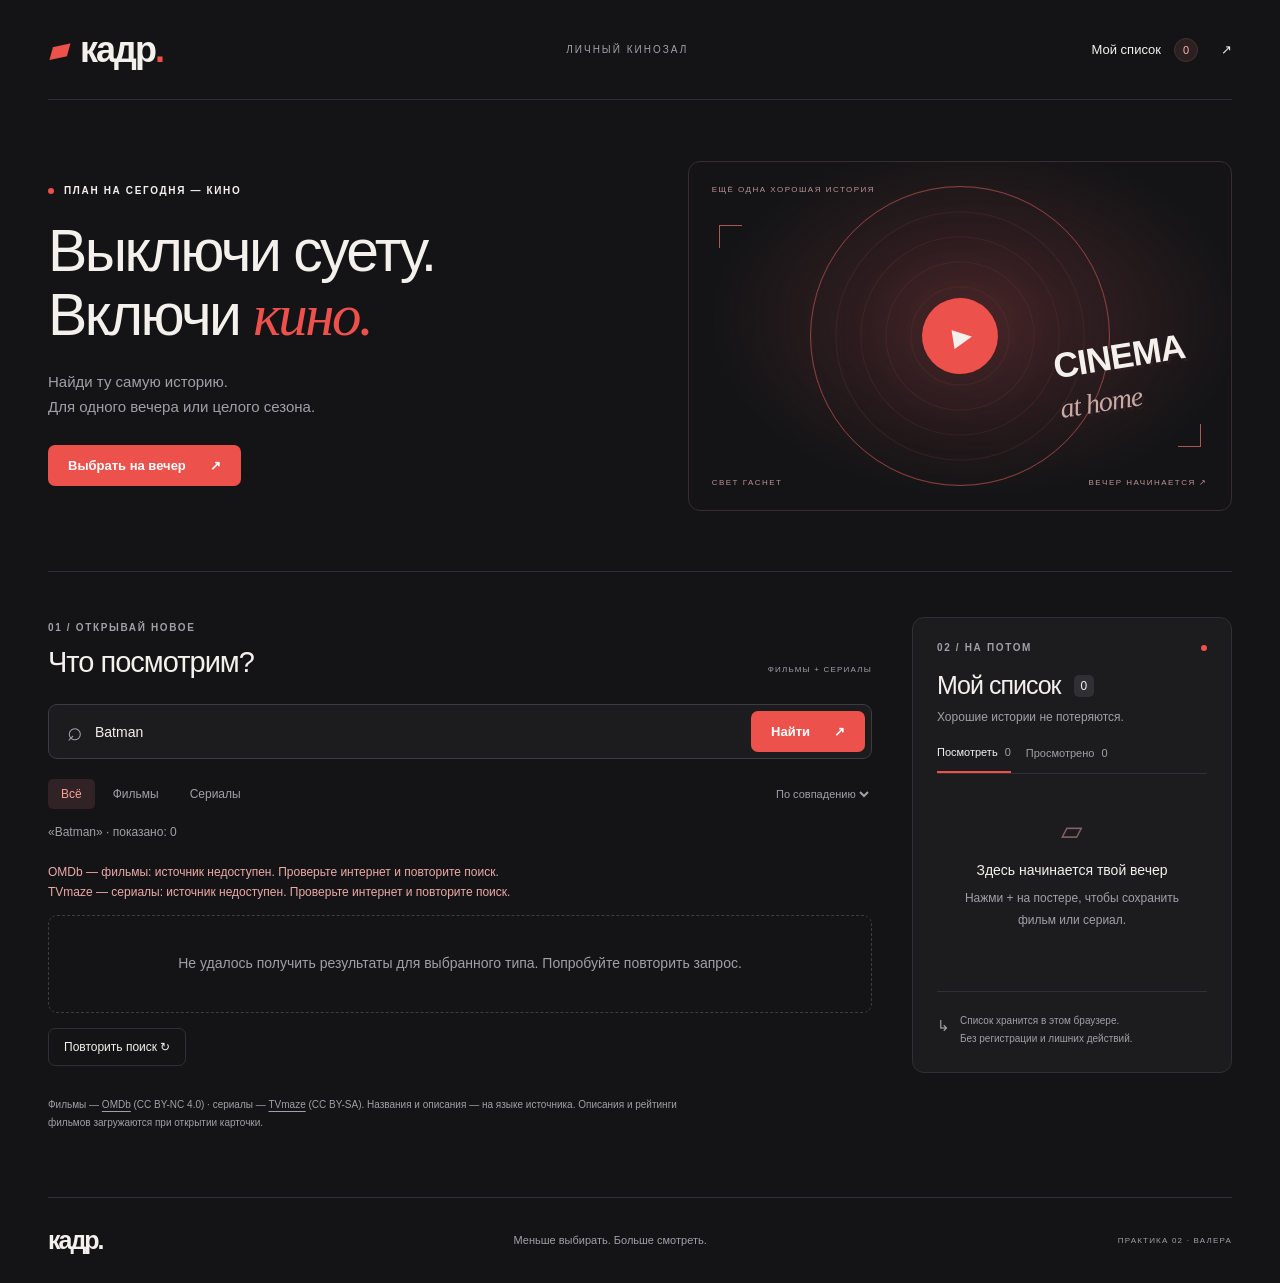
<file: index.html>
<!doctype html>
<html lang="ru">
<head><meta charset="UTF-8"><meta name="viewport" content="width=device-width,initial-scale=1"><meta name="theme-color" content="#141416"><meta name="description" content="Кино-вечер — поиск фильмов и сериалов и личный список посмотреть."><title>Кадр — твой кино-вечер</title><link rel="icon" href="data:image/svg+xml,%3Csvg xmlns='http://www.w3.org/2000/svg' viewBox='0 0 64 64'%3E%3Crect width='64' height='64' rx='16' fill='%23e34742'/%3E%3Cpath d='M25 18 47 32 25 46Z' fill='white'/%3E%3C/svg%3E"><link rel="stylesheet" href="styles.css"><script src="config.js" defer></script><script src="app.js" defer></script></head>
<body><a class="skip" href="#catalog">К поиску</a><div class="shell">
<header class="header"><a class="brand" href="./index.html"><span class="brand-symbol" aria-hidden="true">▰</span> кадр<span class="brand-dot">.</span></a><span class="header-label">ЛИЧНЫЙ КИНОЗАЛ</span><a class="queue-link" href="#watchlist">Мой список <span id="header-count">0</span> <span aria-hidden="true">↗</span></a></header>
<main><section class="hero"><div class="hero-copy"><div class="eyebrow"><span></span> ПЛАН НА СЕГОДНЯ — КИНО</div><h1>Выключи суету.<br>Включи <em>кино.</em></h1><p>Найди ту самую историю.<br>Для одного вечера или целого сезона.</p><a class="primary hero-cta" href="#catalog">Выбрать на вечер <span aria-hidden="true">↗</span></a></div><div class="hero-art" aria-hidden="true"><div class="orb"></div><div class="frame-corner corner-one"></div><div class="frame-corner corner-two"></div><div class="play-disc">▶</div><div class="art-top">ЕЩЁ ОДНА ХОРОШАЯ ИСТОРИЯ</div><div class="art-bottom"><span>СВЕТ ГАСНЕТ</span><span>ВЕЧЕР НАЧИНАЕТСЯ ↗</span></div><div class="film-label">CINEMA<br><em>at home</em></div></div></section>
<div class="dashboard"><section class="catalog" id="catalog" aria-labelledby="catalog-title"><div class="section-head"><div><span class="eyebrow muted">01 / ОТКРЫВАЙ НОВОЕ</span><h2 id="catalog-title">Что посмотрим?</h2></div><span class="tiny-label">ФИЛЬМЫ + СЕРИАЛЫ</span></div>
<form id="search-form" class="search-form" role="search"><label class="sr-only" for="query">Название фильма или сериала</label><span class="search-icon" aria-hidden="true">⌕</span><input id="query" name="query" type="search" maxlength="100" placeholder="Название фильма или сериала…" value="Batman" required><button class="primary" type="submit">Найти <span aria-hidden="true">↗</span></button></form>
<div class="controls"><div class="tabs" role="group" aria-label="Тип контента"><button class="active" data-kind="all" aria-pressed="true">Всё</button><button data-kind="movie" aria-pressed="false">Фильмы</button><button data-kind="series" aria-pressed="false">Сериалы</button></div><label class="sort-label"><span class="sr-only">Сортировка</span><select id="sort"><option value="relevance">По совпадению</option><option value="year">Сначала новые</option><option value="title">По названию</option></select></label></div>
<p id="search-status" class="search-status" role="status" aria-live="polite"></p><div id="source-errors" class="source-errors"></div><div id="results" class="results" aria-busy="false"></div><button id="load-more" class="secondary" hidden>Ещё фильмы ↓</button><button id="retry" class="secondary" hidden>Повторить поиск ↻</button>
<p class="source-note">Фильмы — <a href="https://www.omdbapi.com/" target="_blank" rel="noopener">OMDb</a> (CC BY-NC 4.0) · сериалы — <a href="https://www.tvmaze.com/" target="_blank" rel="noopener">TVmaze</a> (CC BY-SA). Названия и описания — на языке источника. Описания и рейтинги фильмов загружаются при открытии карточки.</p>
</section>
<aside id="watchlist" class="watchlist" aria-labelledby="watchlist-title"><div class="list-heading"><span class="eyebrow muted">02 / НА ПОТОМ</span><span class="save-dot" aria-hidden="true"></span></div><h2 id="watchlist-title">Мой список<span class="list-count" id="list-count">0</span></h2><p class="list-subtitle">Хорошие истории не потеряются.</p><div class="list-tabs" role="group" aria-label="Статус в списке"><button class="active" data-list="pending" aria-pressed="true">Посмотреть <span id="pending-count">0</span></button><button data-list="done" aria-pressed="false">Просмотрено <span id="done-count">0</span></button></div><div id="saved-items"></div><div class="storage-note"><span aria-hidden="true">↳</span> Список хранится в этом браузере.<br>Без регистрации и лишних действий.</div><p id="storage-status" role="status" class="storage-status"></p></aside></div>
</main><footer><span class="brand footer-brand">кадр.</span><p>Меньше выбирать. Больше смотреть.</p><span>ПРАКТИКА 02 · ВАЛЕРА</span></footer></div>
<dialog id="details-dialog" aria-labelledby="dialog-title"><button class="dialog-close" aria-label="Закрыть подробности">×</button><div id="dialog-content"></div></dialog><div id="toast" class="toast" role="status" aria-live="polite"></div><noscript><p class="noscript">Для поиска и сохранения списка включите JavaScript в браузере.</p></noscript></body></html>
</file>
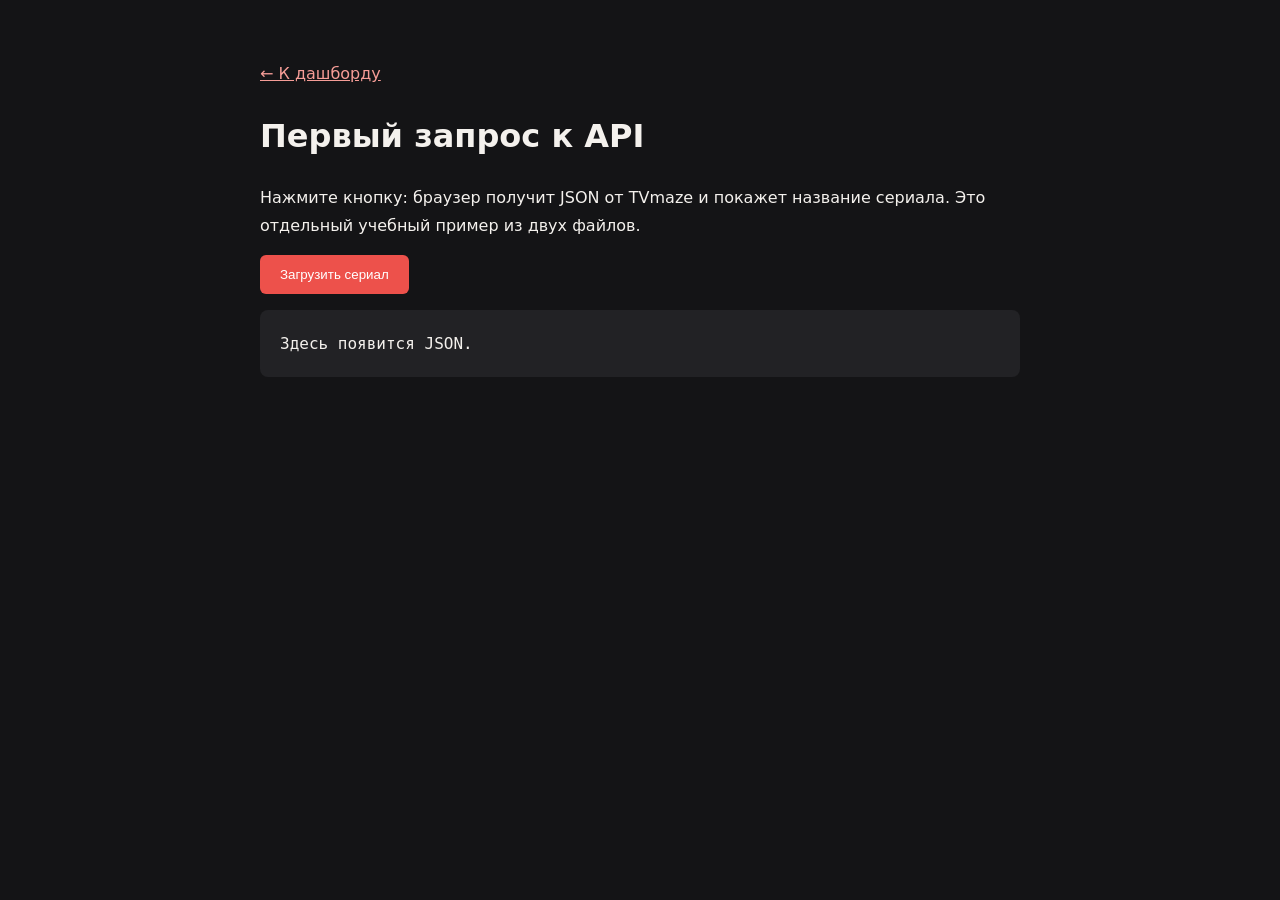
<file: first-request/index.html>
<!doctype html>
<html lang="ru"><head><meta charset="UTF-8"><meta name="viewport" content="width=device-width,initial-scale=1"><title>Первый запрос к API — учебный пример</title><style>body{font:16px/1.7 system-ui,sans-serif;background:#141416;color:#f4f1ed;max-width:760px;margin:60px auto;padding:0 24px}button{background:#ed514b;color:white;padding:12px 20px;border:0;border-radius:6px;cursor:pointer}pre{white-space:pre-wrap;overflow-wrap:anywhere;background:#222225;padding:20px;border-radius:8px}a{color:#f69d97}</style><script src="app.js" defer></script></head><body><p><a href="../">← К дашборду</a></p><h1>Первый запрос к API</h1><p>Нажмите кнопку: браузер получит JSON от TVmaze и покажет название сериала. Это отдельный учебный пример из двух файлов.</p><button id="load">Загрузить сериал</button><p id="status" role="status"></p><pre id="result">Здесь появится JSON.</pre></body></html>
</file>
<file: styles.css>
:root{color-scheme:dark;--bg:#141416;--panel:#1c1c1f;--line:#303034;--text:#f4f1ed;--muted:#a1a0a5;--red:#ed514b;--sans:'Segoe UI',Arial,sans-serif}*{box-sizing:border-box}html{scroll-behavior:smooth;scroll-padding-top:24px}body{margin:0;background:var(--bg);color:var(--text);font-family:var(--sans);-webkit-font-smoothing:antialiased}button,input,select{font:inherit}button,a,input,select{-webkit-tap-highlight-color:transparent}button,a{touch-action:manipulation}button{cursor:pointer}a{color:inherit;text-decoration:none}button{color:inherit}button:disabled{cursor:wait;opacity:.65}button:focus-visible,a:focus-visible,input:focus-visible,select:focus-visible{outline:2px solid var(--red);outline-offset:5px}::selection{background:#983c3b}.shell{width:min(1360px,calc(100% - 96px));margin:auto}.header{height:100px;border-bottom:1px solid var(--line);display:flex;justify-content:space-between;align-items:center}.brand{display:inline-flex;align-items:center;font-size:36px;font-weight:750;letter-spacing:-2px}.brand-symbol{font-size:29px;color:var(--red);margin-right:12px;transform:rotate(-12deg)}.brand-dot{color:var(--red)}.header-label,.tiny-label{font-size:10px;letter-spacing:2px;color:var(--muted)}.queue-link{display:flex;align-items:center;gap:13px;font-size:13px}.queue-link>span:first-child{display:grid;place-items:center;border:1px solid #4a3030;background:#2b2022;border-radius:50%;min-width:24px;height:24px;font-size:11px;color:#ffb3ae}.queue-link>span:last-child{margin-left:10px}.hero{display:grid;grid-template-columns:1.12fr 1fr;min-height:472px;padding:50px 0;align-items:center;gap:30px;border-bottom:1px solid var(--line)}.eyebrow{font-size:10px;letter-spacing:1.65px;font-weight:600}.hero .eyebrow{display:flex;gap:10px;align-items:center}.eyebrow>span{width:6px;height:6px;border-radius:50%;background:var(--red)}h1,h2,h3,p{margin:0}h1{font-size:clamp(45px,4.6vw,66px);font-weight:500;line-height:1.08;letter-spacing:-2.5px;margin-top:23px}h1 em{font-family:Georgia,serif;font-weight:400;color:var(--red)}.hero-copy>p{font-size:15px;line-height:1.7;color:var(--muted);margin-top:21px}.primary{background:var(--red);color:#fff;border:0;border-radius:7px;padding:13px 20px;font-size:13px;font-weight:600;display:inline-flex;align-items:center;justify-content:center;gap:24px;transition:background .2s,transform .2s}.primary:hover{background:#ff655d}.hero-cta{margin-top:25px}.hero-art{height:350px;position:relative;overflow:hidden;background:radial-gradient(ellipse at 53% 45%,#422427 0,transparent 65%);border:1px solid #3a2c2e;border-radius:12px}.orb{width:300px;height:300px;border:1px solid #8d403e;border-radius:50%;position:absolute;left:50%;top:50%;transform:translate(-50%,-50%);background:repeating-radial-gradient(circle,transparent 0,transparent 23px,#71373744 24px,transparent 25px)}.play-disc{position:absolute;top:50%;left:50%;width:76px;height:76px;border-radius:50%;background:var(--red);display:grid;place-items:center;transform:translate(-50%,-50%) rotate(-9deg);font-size:25px;padding-left:4px;box-shadow:0 0 100px #e04c452b}.film-label{position:absolute;right:8%;bottom:27%;font-size:35px;font-weight:700;letter-spacing:-1px;transform:rotate(-9deg);text-shadow:2px 3px #2c1d20}.film-label em{font-family:Georgia,serif;font-size:28px;font-weight:400;color:#c9aaa4}.art-top,.art-bottom{position:absolute;font-size:8px;letter-spacing:1.5px;color:#bd9392;left:23px;right:23px}.art-top{top:23px}.art-bottom{bottom:23px;display:flex;justify-content:space-between}.frame-corner{position:absolute;width:23px;height:23px;border-color:#a75a55;border-style:solid}.corner-one{top:63px;left:30px;border-width:1px 0 0 1px}.corner-two{bottom:63px;right:30px;border-width:0 1px 1px 0}.dashboard{display:grid;grid-template-columns:minmax(0,1fr) 320px;gap:40px;align-items:start;margin:45px 0 65px}.section-head{display:flex;justify-content:space-between;align-items:end;margin-bottom:25px}.muted{color:var(--muted)}h2{font-size:29px;letter-spacing:-1px;font-weight:500;margin-top:11px}.tiny-label{font-size:8px;letter-spacing:1.2px;padding-bottom:5px}.search-form{display:flex;background:var(--panel);border:1px solid #3c3c41;border-radius:9px;padding:6px;gap:8px;align-items:center}.search-icon{font-size:26px;color:var(--muted);padding-left:12px}.search-form input{background:transparent;border:0;outline:0;color:var(--text);padding:9px 4px;font-size:14px;width:100%;min-width:0}.search-form:focus-within{border-color:var(--red)}.controls{display:flex;align-items:center;justify-content:space-between;margin:20px 0 16px;gap:10px}.tabs{display:flex;gap:5px}.tabs button,.list-tabs button{background:transparent;color:var(--muted);border:0;padding:8px 13px;border-radius:5px;font-size:12px}.tabs button.active{background:#302225;color:#ff9d96}.tabs button:hover{color:var(--text)}select{background:transparent;color:var(--muted);font-size:11px;border:0;max-width:150px;padding:8px 0}option{background:var(--panel)}.search-status{font-size:12px;color:var(--muted);min-height:21px;margin-bottom:16px}.results{display:grid;grid-template-columns:repeat(3,minmax(0,1fr));gap:24px 18px}.card{min-width:0;animation:enter .35s both}.poster-wrap{position:relative;aspect-ratio:2/3;border-radius:9px;background:linear-gradient(145deg,#373034,#202025);overflow:hidden;border:1px solid #ffffff0c}.poster-button{display:block;width:100%;height:100%;padding:0;border:0;background:transparent;text-align:left;position:relative}.poster-button:after{content:'Подробнее ↗';position:absolute;bottom:0;left:0;right:0;padding:32px 14px 16px;background:linear-gradient(transparent,#000c);font-size:12px;opacity:0;transition:opacity .2s}.poster-button:hover:after,.poster-button:focus-visible:after{opacity:1}.poster-button img{width:100%;height:100%;object-fit:cover;display:block;transition:transform .35s}.poster-button:hover img{transform:scale(1.04)}.no-poster{height:100%;display:flex;align-items:center;justify-content:center;flex-direction:column;gap:10px;color:#b4a7ab;padding:18px;text-align:center;font-size:12px}.no-poster span{font-size:38px;color:#b54c4c}.save-button{position:absolute;top:10px;right:10px;width:34px;height:34px;border:1px solid #ffffff33;border-radius:50%;background:#19191bcc;color:white;display:grid;place-items:center;font-size:23px;backdrop-filter:blur(5px)}.save-button.saved{background:var(--red);border-color:var(--red);font-size:17px}.card-type{font-size:9px;letter-spacing:1px;text-transform:uppercase;color:#b5a2a3;margin-top:13px}.title-button{border:0;padding:0;background:none;text-align:left;margin-top:5px;max-width:100%}.card h3{font-size:15px;font-weight:550;line-height:1.4;overflow-wrap:anywhere}.card-meta{font-size:11px;color:var(--muted);margin-top:7px;line-height:1.6}.empty-results{grid-column:1/-1;border:1px dashed #3c3c41;border-radius:9px;padding:36px 22px;text-align:center;color:var(--muted);line-height:1.7;font-size:14px}.source-errors{font-size:12px;line-height:1.7;color:#edaaa6;margin-bottom:12px}.source-errors:empty{display:none}.source-note{font-size:10px;line-height:1.8;color:var(--muted);margin-top:30px;max-width:660px}.source-note a{text-decoration:underline;text-underline-offset:3px}.secondary{background:transparent;border:1px solid var(--line);border-radius:7px;padding:11px 15px;font-size:12px;margin-top:15px}.watchlist{background:var(--panel);border:1px solid var(--line);border-radius:12px;padding:24px;scroll-margin-top:20px}.list-heading{display:flex;justify-content:space-between;align-items:center}.save-dot{height:6px;width:6px;background:var(--red);border-radius:50%}.watchlist h2{display:flex;align-items:center;gap:13px;font-size:25px;margin-top:18px}.list-count{font-size:12px;background:#303034;border-radius:5px;padding:4px 7px;letter-spacing:0}.list-subtitle{font-size:12px;color:var(--muted);margin-top:10px}.list-tabs{display:flex;gap:15px;border-bottom:1px solid var(--line);margin-top:22px}.list-tabs button{padding:0 0 13px;border-radius:0;font-size:11px}.list-tabs button.active{color:var(--text);border-bottom:2px solid var(--red)}.list-tabs span{margin-left:4px;color:var(--muted)}.empty-list{padding:40px 8px;text-align:center}.empty-icon{font-size:28px;color:#8a6264;display:block;margin-bottom:15px}.empty-list h3{font-size:14px;font-weight:500;margin-bottom:10px}.empty-list p{font-size:12px;line-height:1.8;color:var(--muted)}.storage-note{border-top:1px solid var(--line);padding-top:20px;font-size:10px;line-height:1.8;color:var(--muted)}.storage-note>span{float:left;font-size:15px;margin-right:10px}.saved-row{padding:18px 0;border-bottom:1px solid var(--line)}.saved-main{display:flex;gap:12px}.saved-thumb{width:43px;height:62px;flex-shrink:0;border-radius:4px;object-fit:cover;background:#383035}.saved-title{font-size:13px;line-height:1.5;overflow-wrap:anywhere}.saved-meta{font-size:10px;color:var(--muted);margin-top:5px}.saved-actions{display:flex;justify-content:space-between;gap:10px;margin-top:12px}.saved-actions button{background:none;border:0;padding:5px 0;font-size:10px;color:var(--muted)}.saved-actions button:first-child{color:#efa49f}.saved-actions button:hover{color:var(--text)}#saved-items:not(:empty){margin-bottom:20px}.storage-status{font-size:11px;color:#f4b1a9;line-height:1.5;margin-top:12px}.storage-status:empty{display:none}footer{border-top:1px solid var(--line);padding:28px 0;display:flex;align-items:center;justify-content:space-between;color:var(--muted);font-size:11px;gap:15px}.footer-brand{font-size:25px;color:var(--text)}footer>span:last-child{font-size:8px;letter-spacing:1.2px}dialog{width:min(740px,calc(100% - 32px));max-height:88vh;background:#202023;border:1px solid #444048;border-radius:14px;color:var(--text);padding:34px}dialog::backdrop{background:#08080bce;backdrop-filter:blur(6px)}.dialog-close{position:absolute;right:13px;top:10px;border:0;background:none;font-size:29px;width:36px;height:36px}.detail-grid{display:grid;grid-template-columns:175px 1fr;gap:27px;margin-top:15px}.detail-poster{width:175px;border-radius:7px}.detail-copy h2{font-size:28px;margin:0 30px 14px 0;overflow-wrap:anywhere}.detail-copy p{font-size:14px;line-height:1.8;color:#c1bdc3;margin:17px 0;white-space:pre-line}.detail-copy .primary{margin-top:15px}.detail-source{display:block;text-decoration:underline;font-size:12px;margin-top:18px;color:#eea7a3}.detail-meta{font-size:12px;color:var(--muted);line-height:1.8}.toast{position:fixed;bottom:24px;left:50%;transform:translate(-50%,15px);padding:14px 22px;background:#f1eeea;color:#201c1e;border-radius:8px;font-size:13px;z-index:20;opacity:0;pointer-events:none;transition:opacity .2s,transform .2s;max-width:calc(100% - 30px);text-align:center}.toast.show{opacity:1;transform:translate(-50%,0)}.skeleton{aspect-ratio:2/3;border-radius:9px;background:linear-gradient(100deg,#222225 30%,#2c2c30 50%,#222225 70%);background-size:200% 100%;animation:shimmer 1.5s infinite}.skip,.sr-only{position:absolute;width:1px;height:1px;overflow:hidden;clip-path:inset(50%)}.skip:focus{position:fixed;left:10px;top:10px;width:auto;height:auto;clip-path:none;padding:15px;background:var(--red);z-index:100}.noscript{position:fixed;bottom:0;background:var(--red);padding:15px;width:100%;margin:0}[hidden]{display:none!important}@keyframes enter{from{opacity:0;transform:translateY(8px)}to{opacity:1;transform:none}}@keyframes shimmer{to{background-position:-200% 0}}@media(min-width:1500px){.hero{min-height:510px}.hero-art{height:375px}}@media(max-width:1100px){.shell{width:calc(100% - 56px)}.dashboard{grid-template-columns:minmax(0,1fr) 280px;gap:26px}.watchlist{padding:20px}.results{grid-template-columns:repeat(2,minmax(0,1fr))}.tiny-label{display:none}.hero-art{height:320px}h1{font-size:52px}.header-label{font-size:9px}.hero{gap:20px}}@media(max-width:760px){.shell{width:calc(100% - 36px)}.header{height:80px}.brand{font-size:30px}.brand-symbol{font-size:23px;margin-right:9px}.header-label{display:none}.queue-link{font-size:11px;gap:9px}.hero{grid-template-columns:1fr;padding:35px 0;gap:30px}.hero-art{height:210px}.orb{height:240px;width:240px}.film-label{right:12%;bottom:19%;font-size:29px}.film-label em{font-size:23px}.art-top{top:17px}.art-bottom{bottom:17px;font-size:7px}.play-disc{width:60px;height:60px;font-size:20px}.frame-corner{width:17px;height:17px}.corner-one{top:45px}.corner-two{bottom:45px}.hero-copy h1{font-size:clamp(39px,8.6vw,60px);letter-spacing:-1.7px}.hero-copy>p{font-size:14px;margin-top:17px}.hero-cta{margin-top:22px}.dashboard{grid-template-columns:1fr;gap:35px;margin-top:32px}.results{grid-template-columns:repeat(3,minmax(0,1fr));gap:20px 12px}.section-head{margin-bottom:20px}.watchlist{padding:23px}.search-form .primary{gap:10px;padding:13px 16px}.search-form input{font-size:12px}.search-icon{padding-left:5px}.controls{margin-top:15px}.tabs button{padding:8px 10px}.card h3{font-size:13px}.card-meta{font-size:10px}.card-type{font-size:8px}.poster-button:after{display:none}footer{flex-wrap:wrap}footer>span:last-child{display:none}.detail-grid{grid-template-columns:110px 1fr;gap:18px}.detail-poster{width:110px}dialog{padding:28px 20px}.detail-copy h2{font-size:22px}.detail-copy p{font-size:13px}.detail-copy .primary{gap:10px;padding:12px}.toast{font-size:12px}}@media(max-width:450px){.results{grid-template-columns:repeat(2,minmax(0,1fr));gap:22px 14px}.controls{gap:5px}.tabs{gap:1px}.tabs button{font-size:11px;padding:8px 9px}select{font-size:10px;max-width:120px}.search-form .primary>span{display:none}.search-form .primary{padding:13px}.detail-grid{display:block}.detail-poster{width:110px;margin-bottom:18px}.detail-copy h2{margin-right:0}.hero-art{height:190px}.art-bottom{letter-spacing:.8px}.eyebrow{font-size:9px}.queue-link>span:last-child{display:none}}@media(prefers-reduced-motion:reduce){html{scroll-behavior:auto}*,*:before,*:after{animation:none!important;transition:none!important}}
</file>
